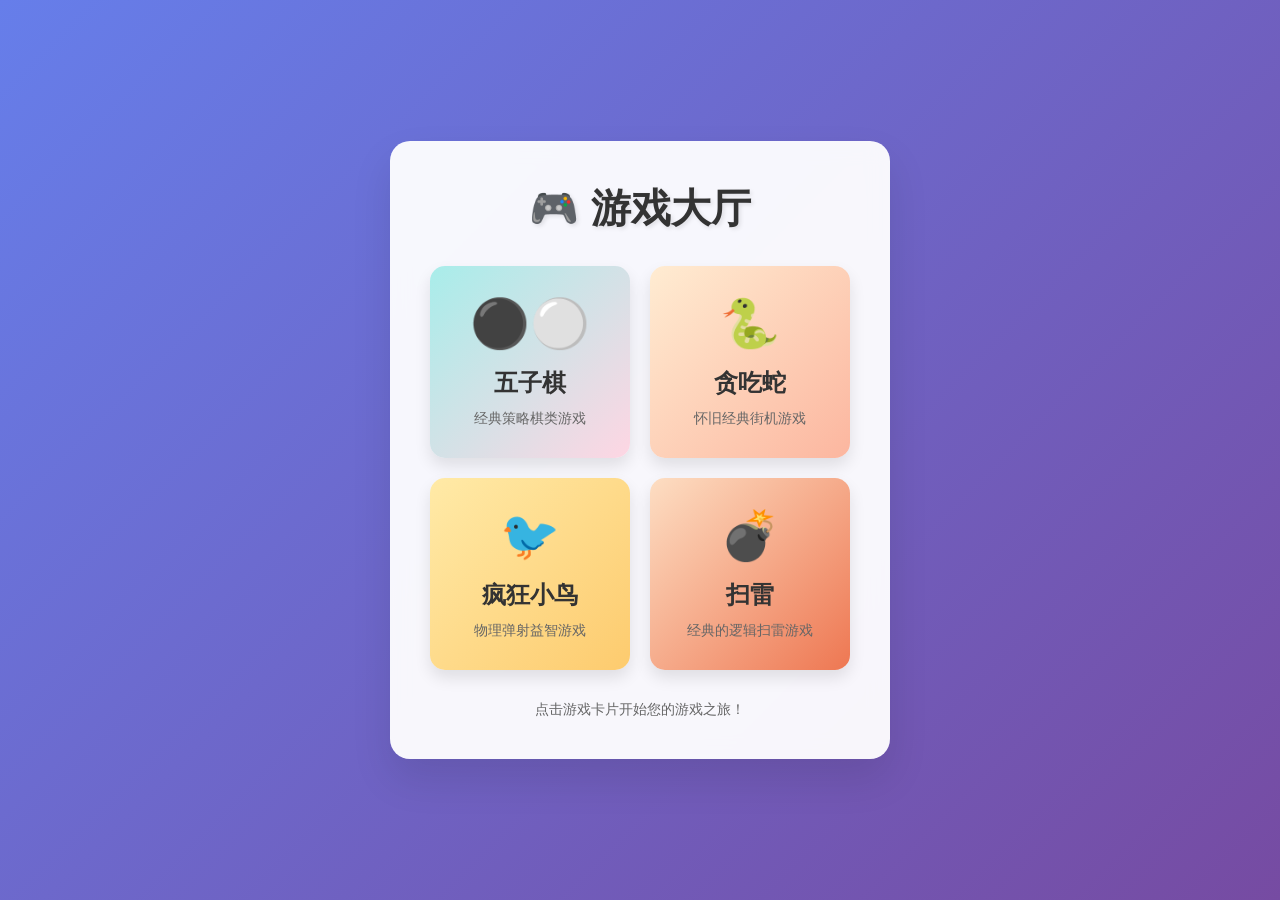
<file: index.html>
<!DOCTYPE html>
<html lang="zh-CN">
<head>
    <meta charset="UTF-8">
    <meta name="viewport" content="width=device-width, initial-scale=1.0">
    <title>游戏大厅</title>
    <style>
        * {
            margin: 0;
            padding: 0;
            box-sizing: border-box;
        }

        body {
            font-family: 'Arial', 'Microsoft YaHei', sans-serif;
            background: linear-gradient(135deg, #667eea 0%, #764ba2 100%);
            min-height: 100vh;
            display: flex;
            align-items: center;
            justify-content: center;
        }

        .game-container {
            background: rgba(255, 255, 255, 0.95);
            border-radius: 20px;
            padding: 40px;
            box-shadow: 0 20px 40px rgba(0, 0, 0, 0.1);
            text-align: center;
            max-width: 500px;
            width: 90%;
            backdrop-filter: blur(10px);
        }

        h1 {
            color: #333;
            margin-bottom: 30px;
            font-size: 2.5em;
            text-shadow: 2px 2px 4px rgba(0, 0, 0, 0.1);
        }

        .games-grid {
            display: grid;
            grid-template-columns: 1fr;
            gap: 20px;
        }

        @media (min-width: 768px) {
            .games-grid {
                grid-template-columns: repeat(2, 1fr);
            }
        }

        .game-card {
            background: linear-gradient(135deg, #ffecd2 0%, #fcb69f 100%);
            border-radius: 15px;
            padding: 30px 20px;
            text-decoration: none;
            color: inherit;
            transition: all 0.3s ease;
            box-shadow: 0 8px 16px rgba(0, 0, 0, 0.1);
            position: relative;
            overflow: hidden;
        }

        .game-card::before {
            content: '';
            position: absolute;
            top: 0;
            left: 0;
            right: 0;
            bottom: 0;
            background: linear-gradient(135deg, #ff8a00 0%, #da1b60 100%);
            opacity: 0;
            transition: opacity 0.3s ease;
            z-index: 1;
        }

        .game-card:hover {
            transform: translateY(-5px);
            box-shadow: 0 15px 30px rgba(0, 0, 0, 0.2);
        }

        .game-card:hover::before {
            opacity: 0.1;
        }

        .game-icon {
            font-size: 3em;
            margin-bottom: 15px;
            display: block;
        }

        .game-title {
            font-size: 1.5em;
            font-weight: bold;
            color: #333;
            margin-bottom: 10px;
            position: relative;
            z-index: 2;
        }

        .game-description {
            font-size: 0.9em;
            color: #666;
            position: relative;
            z-index: 2;
        }

        .wuziqi {
            background: linear-gradient(135deg, #a8edea 0%, #fed6e3 100%);
        }

        .snake {
            background: linear-gradient(135deg, #ffecd2 0%, #fcb69f 100%);
        }

        .bird {
            background: linear-gradient(135deg, #FFEAA7 0%, #FDCB6E 100%);
        }

        .mine {
            background: linear-gradient(135deg, #fddec3 0%, #ee7752 100%);
        }

        .footer {
            margin-top: 30px;
            color: #666;
            font-size: 0.9em;
        }
    </style>
</head>
<body>
    <div class="game-container">
        <h1>🎮 游戏大厅</h1>
        <div class="games-grid">
            <a href="./wuziqi/index.html" class="game-card wuziqi">
                <span class="game-icon">⚫⚪</span>
                <h2 class="game-title">五子棋</h2>
                <p class="game-description">经典策略棋类游戏</p>
            </a>
            <a href="./snake/index.html" class="game-card snake">
                <span class="game-icon">🐍</span>
                <h2 class="game-title">贪吃蛇</h2>
                <p class="game-description">怀旧经典街机游戏</p>
            </a>
            <a href="./bird/index.html" class="game-card bird">
                <span class="game-icon">🐦</span>
                <h2 class="game-title">疯狂小鸟</h2>
                <p class="game-description">物理弹射益智游戏</p>
            </a>
            <a href="./mine/index.html" class="game-card mine">
                <span class="game-icon">💣</span>
                <h2 class="game-title">扫雷</h2>
                <p class="game-description">经典的逻辑扫雷游戏</p>
            </a>
        </div>
        <div class="footer">
            <p>点击游戏卡片开始您的游戏之旅！</p>
        </div>
    </div>
</body>
</html>
</file>
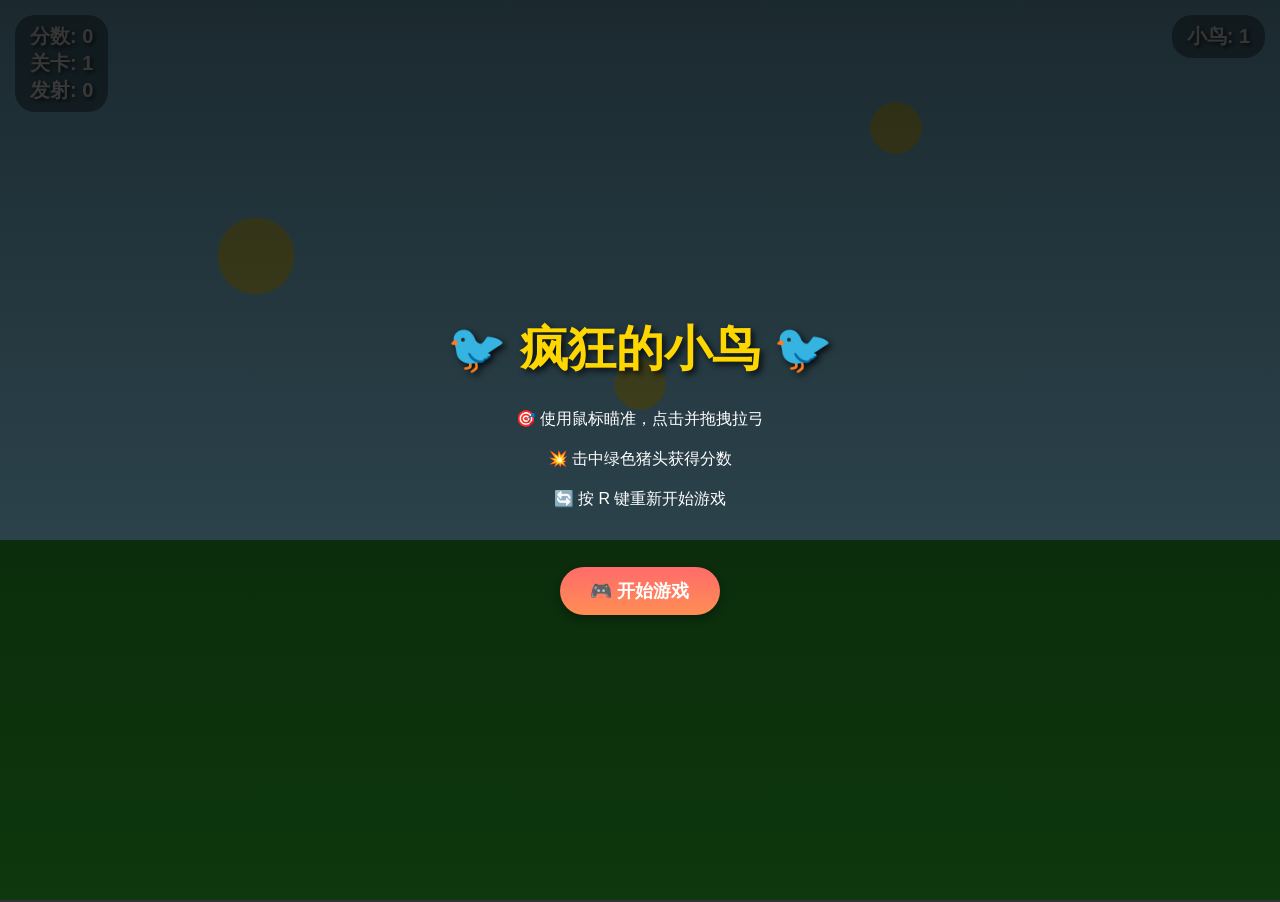
<file: bird/index.html>
<!DOCTYPE html>
<html lang="zh-CN">
<head>
    <meta charset="UTF-8">
    <meta name="viewport" content="width=device-width, initial-scale=1.0">
    <title>疯狂的小鸟</title>
    <style>
        body {
            margin: 0;
            padding: 0;
            background-color: #87CEEB;
            font-family: Arial, sans-serif;
            overflow: hidden;
        }

        #gameContainer {
            position: relative;
            width: 100vw;
            height: 100vh;
            display: flex;
            justify-content: center;
            align-items: center;
        }

        #gameCanvas {
            border: 2px solid #333;
            background: linear-gradient(to bottom, #87CEEB 60%, #228B22 60%);
            width: 100%;
            height: 100%;
        }

        #gameUI {
            position: absolute;
            top: 15px;
            left: 15px;
            color: white;
            font-size: 20px;
            text-shadow: 2px 2px 4px rgba(0,0,0,0.7);
            background: rgba(0, 0, 0, 0.4);
            padding: 8px 15px;
            border-radius: 20px;
            font-weight: bold;
        }

        #startScreen {
            position: absolute;
            top: 0;
            left: 0;
            width: 100%;
            height: 100%;
            background: linear-gradient(rgba(0,0,0,0.8), rgba(0,0,0,0.6)), url('data:image/svg+xml;utf8,<svg xmlns="http://www.w3.org/2000/svg" width="100" height="100" viewBox="0 0 100 100"><circle cx="20" cy="20" r="3" fill="%23FFD700" opacity="0.6"/><circle cx="50" cy="30" r="2" fill="%23FFD700" opacity="0.6"/><circle cx="70" cy="10" r="2" fill="%23FFD700" opacity="0.6"/></svg>');
            background-size: cover;
            display: flex;
            flex-direction: column;
            justify-content: center;
            align-items: center;
            color: white;
            z-index: 10;
            text-align: center;
        }

        #startScreen h1 {
            font-size: 3em;
            margin-bottom: 10px;
            color: #FFD700;
            text-shadow: 3px 3px 6px rgba(0,0,0,0.8);
        }

        #startButton {
            margin-top: 20px;
            padding: 12px 30px;
            font-size: 18px;
            background: linear-gradient(to bottom, #FF6B6B, #FF8E53);
            color: white;
            border: none;
            border-radius: 25px;
            cursor: pointer;
            font-weight: bold;
            box-shadow: 0 4px 8px rgba(0,0,0,0.3);
            transition: all 0.2s ease;
        }

        #startButton:hover {
            transform: scale(1.05);
            box-shadow: 0 6px 12px rgba(0,0,0,0.4);
            background: linear-gradient(to bottom, #FF7B7B, #FF9E63);
        }

        #instructions {
            text-align: center;
            margin-bottom: 20px;
            line-height: 1.5;
            font-size: 16px;
            max-width: 80%;
        }

        .bird-counter {
            position: absolute;
            top: 15px;
            right: 15px;
            color: white;
            font-size: 20px;
            text-shadow: 2px 2px 4px rgba(0,0,0,0.7);
            background: rgba(0, 0, 0, 0.4);
            padding: 8px 15px;
            border-radius: 20px;
            font-weight: bold;
        }
    </style>
</head>
<body>
    <div id="gameContainer">
        <canvas id="gameCanvas"></canvas>
        <div id="gameUI">
            <div>分数: <span id="score">0</span></div>
            <div>关卡: <span id="level">1</span></div>
            <div>发射: <span id="shots">0</span></div>
        </div>
        <div class="bird-counter">
            小鸟: <span id="birdCount">1</span>
        </div>
        <div id="startScreen">
            <h1>🐦 疯狂的小鸟 🐦</h1>
            <div id="instructions">
                <p>🎯 使用鼠标瞄准，点击并拖拽拉弓</p>
                <p>💥 击中绿色猪头获得分数</p>
                <p>🔄 按 R 键重新开始游戏</p>
            </div>
            <button id="startButton">🎮 开始游戏</button>
        </div>
    </div>

    <script>
        // 游戏变量
        const canvas = document.getElementById('gameCanvas');
        const ctx = canvas.getContext('2d');
        const scoreElement = document.getElementById('score');
        const levelElement = document.getElementById('level');
        const shotsElement = document.getElementById('shots'); // 发射次数元素
        const startScreen = document.getElementById('startScreen');
        const startButton = document.getElementById('startButton');

        // 全屏设置 - 动态设置canvas尺寸
        function setCanvasSize() {
            canvas.width = window.innerWidth;
            canvas.height = window.innerHeight;
        }

        // 初始设置
        setCanvasSize();

        // 窗口大小改变时重新设置
        window.addEventListener('resize', setCanvasSize);

        let gameRunning = false;
        let score = 0;
        let level = 1;
        let shotsFired = 0; // 发射次数统计
        let birds = [];
        let pigs = [];
        let blocks = [];
        let particles = []; // 添加粒子数组

        // 根据窗口大小调整弹弓位置
        let slingshotX = 150;
        let slingshotY = 400;

        // 全屏适配函数
        function updatePositionsForFullscreen() {
            // 根据比例调整弹弓位置
            const scaleX = canvas.width / 800;
            const scaleY = canvas.height / 600;
            slingshotX = Math.min(150 * scaleX, canvas.width * 0.2);
            slingshotY = Math.max(400 * scaleY, canvas.height * 0.6);
        }

        updatePositionsForFullscreen();

        let currentBird = null;
        let trajectory = [];
        let mouseDown = false;
        let mouseX = 0;
        let mouseY = 0;

        // 鸟类
        class Bird {
            constructor(x, y) {
                this.x = x;
                this.y = y;
                this.radius = 15;
                this.vx = 0;
                this.vy = 0;
                this.launched = false;
                this.active = true;
                this.lastActive = true; // 用于跟踪状态变化
            }

            draw() {
                ctx.beginPath();
                ctx.arc(this.x, this.y, this.radius, 0, Math.PI * 2);
                // 渐变填充让小鸟更立体
                const gradient = ctx.createRadialGradient(
                    this.x - 5, this.y - 5, 1,
                    this.x, this.y, this.radius
                );
                gradient.addColorStop(0, '#FFFF99');
                gradient.addColorStop(1, '#FFD700');
                ctx.fillStyle = gradient;
                ctx.fill();
                ctx.strokeStyle = '#FFA500';
                ctx.lineWidth = 2;
                ctx.stroke();

                // 画眼睛
                ctx.beginPath();
                ctx.arc(this.x + 8, this.y - 5, 3, 0, Math.PI * 2);
                ctx.fillStyle = 'black';
                ctx.fill();

                // 画翅膀
                ctx.beginPath();
                ctx.ellipse(this.x - 5, this.y + 3, 8, 4, Math.PI/4, 0, Math.PI * 2);
                ctx.fillStyle = '#FFA500';
                ctx.fill();
            }

            update() {
                if (!this.launched) return;

                this.x += this.vx;
                this.y += this.vy;
                this.vy += 0.3; // 降低重力使物理更自然

                // 边界检测 - 小鸟离开画布的任意一边都应该被标记为非活跃
                if (this.x < -this.radius || this.x > canvas.width + this.radius ||
                    this.y > canvas.height + this.radius) {
                    this.active = false;
                    return;
                }

                // 边界检测 - 限制水平移动
                if (this.x < this.radius) {
                    this.x = this.radius;
                    this.vx *= -0.6; // 反弹并减少能量
                } else if (this.x > canvas.width - this.radius) {
                    this.x = canvas.width - this.radius;
                    this.vx *= -0.6;
                }

                // 地面碰撞
                if (this.y > canvas.height - this.radius) {
                    this.y = canvas.height - this.radius;
                    this.vy *= -0.4; // 垂直反弹
                    this.vx *= 0.8;  // 水平阻力

                    // 如果速度很小，标记为非活跃
                    if (Math.abs(this.vy) < 0.5 && Math.abs(this.vx) < 0.5) {
                        this.active = false;
                    }
                }
            }
        }

        // 猪类
        class Pig {
            constructor(x, y) {
                this.x = x;
                this.y = y;
                this.radius = 20;
                this.health = 1;
                this.active = true;
            }

            draw() {
                // 猪的身体
                ctx.beginPath();
                ctx.arc(this.x, this.y, this.radius, 0, Math.PI * 2);
                const gradient = ctx.createRadialGradient(
                    this.x - 5, this.y - 5, 1,
                    this.x, this.y, this.radius
                );
                gradient.addColorStop(0, '#7FFF00');
                gradient.addColorStop(1, '#32CD32');
                ctx.fillStyle = gradient;
                ctx.fill();
                ctx.strokeStyle = '#228B22';
                ctx.lineWidth = 2;
                ctx.stroke();

                // 猪鼻子
                ctx.beginPath();
                ctx.arc(this.x, this.y + 3, 8, 0, Math.PI * 2);
                ctx.fillStyle = '#FFB6C1';
                ctx.fill();
                ctx.stroke();

                // 鼻孔
                ctx.beginPath();
                ctx.arc(this.x - 3, this.y + 3, 2, 0, Math.PI * 2);
                ctx.arc(this.x + 3, this.y + 3, 2, 0, Math.PI * 2);
                ctx.fillStyle = '#FF69B4';
                ctx.fill();

                // 眼睛
                ctx.beginPath();
                ctx.arc(this.x - 7, this.y - 5, 4, 0, Math.PI * 2);
                ctx.arc(this.x + 7, this.y - 5, 4, 0, Math.PI * 2);
                ctx.fillStyle = 'white';
                ctx.fill();

                ctx.beginPath();
                ctx.arc(this.x - 7, this.y - 5, 2, 0, Math.PI * 2);
                ctx.arc(this.x + 7, this.y - 5, 2, 0, Math.PI * 2);
                ctx.fillStyle = 'black';
                ctx.fill();
            }

            checkCollision(bird) {
                const dx = this.x - bird.x;
                const dy = this.y - bird.y;
                const distance = Math.sqrt(dx * dx + dy * dy);

                if (distance < this.radius + bird.radius) {
                    this.health--;
                    // 添加撞击特效
                    createParticles(bird.x, bird.y, '#32CD32');
                    if (this.health <= 0) {
                        this.active = false;
                        score += 100;
                        scoreElement.textContent = score; // 确保分数立即更新显示
                    }
                    return true;
                }
                return false;
            }
        }

        // 方块类
        class Block {
            constructor(x, y, width, height) {
                this.x = x;
                this.y = y;
                this.width = width;
                this.height = height;
                this.health = 2;
                this.active = true;
            }

            draw() {
                ctx.fillStyle = '#8B4513';
                ctx.fillRect(this.x, this.y, this.width, this.height);
                ctx.strokeStyle = '#654321';
                ctx.lineWidth = 2;
                ctx.strokeRect(this.x, this.y, this.width, this.height);
            }

            checkCollision(bird) {
                if (bird.x + bird.radius > this.x &&
                    bird.x - bird.radius < this.x + this.width &&
                    bird.y + bird.radius > this.y &&
                    bird.y - bird.radius < this.y + this.height) {

                    // 简单碰撞响应
                    const centerX = this.x + this.width / 2;
                    const centerY = this.y + this.height / 2;
                    const dx = bird.x - centerX;
                    const dy = bird.y - centerY;

                    if (Math.abs(dx) > Math.abs(dy)) {
                        bird.vx *= -0.4;
                    } else {
                        bird.vy *= -0.4;
                    }

                    this.health--;
                    // 添加撞击特效
                    createParticles(bird.x, bird.y, '#8B4513');
                    if (this.health <= 0) {
                        this.active = false;
                        score += 50;
                        scoreElement.textContent = score; // 确保分数立即更新显示
                    }
                    return true;
                }
                return false;
            }
        }

        // 计算轨迹
        function calculateTrajectory(startX, startY, velX, velY) {
            const points = [];
            let x = startX;
            let y = startY;
            let vx = velX;
            let vy = velY;

            for (let i = 0; i < 50; i++) {
                x += vx;
                y += vy;
                vy += 0.3; // 保持一致的重力值

                points.push({x: x, y: y});

                if (y > canvas.height) break;
            }

            return points;
        }

        // 小鸟计数元素
        const birdCountElement = document.getElementById('birdCount');

        // 初始化游戏
        function initGame() {
            birds = [];
            pigs = [];
            blocks = [];
            shotsFired = 0; // 重置发射次数

            scoreElement.textContent = score; // 确保显示当前分数
            levelElement.textContent = level; // 确保显示当前关卡
            shotsElement.textContent = shotsFired; // 确保显示发射次数

            // 创建初始小鸟
            const initialBird = new Bird(slingshotX, slingshotY);
            birds.push(initialBird);
            currentBird = initialBird;
            birdCountElement.textContent = birds.length;

            // 根据关卡生成不同布局
            generateLevel();
        }

        // 生成关卡布局 - 调整坐标以适应全屏
        function generateLevel() {
            // 清除现有敌人和障碍
            pigs = [];
            blocks = [];

            // 计算合适的比例因子
            const scaleWidth = canvas.width / 800;
            const scaleHeight = canvas.height / 600;

            // 关卡1
            if (level === 1) {
                // 创建一些猪
                pigs.push(new Pig(600 * scaleWidth, (canvas.height - 150) * 0.8));
                pigs.push(new Pig(650 * scaleWidth, (canvas.height - 150) * 0.8));
                pigs.push(new Pig(625 * scaleWidth, (canvas.height - 200) * 0.8));

                // 创建一些方块作为障碍物
                blocks.push(new Block(580 * scaleWidth, (canvas.height - 200) * 0.8, 40 * scaleWidth, 80 * scaleHeight));
                blocks.push(new Block(640 * scaleWidth, (canvas.height - 200) * 0.8, 40 * scaleWidth, 80 * scaleHeight));
                blocks.push(new Block(600 * scaleWidth, (canvas.height - 250) * 0.8, 80 * scaleWidth, 20 * scaleHeight));
            }
            // 关卡2
            else if (level === 2) {
                pigs.push(new Pig(600 * scaleWidth, (canvas.height - 150) * 0.8));
                pigs.push(new Pig(630 * scaleWidth, (canvas.height - 150) * 0.8));
                pigs.push(new Pig(660 * scaleWidth, (canvas.height - 150) * 0.8));
                pigs.push(new Pig(630 * scaleWidth, (canvas.height - 200) * 0.8));

                blocks.push(new Block(580 * scaleWidth, (canvas.height - 200) * 0.8, 30 * scaleWidth, 80 * scaleHeight));
                blocks.push(new Block(670 * scaleWidth, (canvas.height - 200) * 0.8, 30 * scaleWidth, 80 * scaleHeight));
                blocks.push(new Block(600 * scaleWidth, (canvas.height - 250) * 0.8, 100 * scaleWidth, 20 * scaleHeight));
                blocks.push(new Block(610 * scaleWidth, (canvas.height - 300) * 0.8, 40 * scaleWidth, 20 * scaleHeight));
            }
            // 关卡3及以上
            else {
                // 随着关卡增加，难度递增
                const pigsToAdd = Math.min(level, 6); // 最多6只猪
                for (let i = 0; i < pigsToAdd; i++) {
                    const x = (580 + (i % 3) * 40) * scaleWidth;
                    const y = (canvas.height - (250 - Math.floor(i / 3) * 50)) * 0.8;
                    pigs.push(new Pig(x, y));
                }

                // 添加更多方块
                const blocksToAdd = Math.min(Math.floor(level / 2) + 3, 8); // 随着关卡增加方块数
                for (let i = 0; i < blocksToAdd; i++) {
                    const x = (550 + (i % 4) * 50) * scaleWidth;
                    const y = (canvas.height - (300 - (i % 2) * 50)) * 0.8;
                    const width = (30 + (i % 3) * 10) * scaleWidth;
                    const height = (30 + (i % 2) * 20) * scaleHeight;
                    blocks.push(new Block(x, y, width, height));
                }
            }
        }

        // 绘制弹弓
        function drawSlingshot() {
            ctx.strokeStyle = '#8B4513';
            ctx.lineWidth = 8;
            ctx.lineCap = 'round';

            // 左边支臂
            ctx.beginPath();
            ctx.moveTo(slingshotX - 20, slingshotY + 30);
            ctx.lineTo(slingshotX - 20, slingshotY - 50);
            ctx.stroke();

            // 右边支臂
            ctx.beginPath();
            ctx.moveTo(slingshotX + 20, slingshotY + 30);
            ctx.lineTo(slingshotX + 20, slingshotY - 50);
            ctx.stroke();

            // 底座
            ctx.fillStyle = '#654321';
            ctx.fillRect(slingshotX - 30, slingshotY + 30, 60, 20);

            // 橡皮筋
            if (mouseDown && currentBird && !currentBird.launched) {
                ctx.strokeStyle = 'rgba(139, 69, 19, 0.7)';
                ctx.lineWidth = 3;
                ctx.beginPath();
                ctx.moveTo(slingshotX - 15, slingshotY - 20);
                ctx.lineTo(currentBird.x, currentBird.y);
                ctx.stroke();

                ctx.beginPath();
                ctx.moveTo(slingshotX + 15, slingshotY - 20);
                ctx.lineTo(currentBird.x, currentBird.y);
                ctx.stroke();
            }
        }

        // 绘制预估轨迹
        function drawTrajectory(startX, startY, velX, velY) {
            ctx.save();
            ctx.globalAlpha = 0.3;
            ctx.strokeStyle = 'white';
            ctx.lineWidth = 2;
            ctx.setLineDash([5, 5]);

            ctx.beginPath();
            ctx.moveTo(startX, startY);

            let x = startX;
            let y = startY;
            let vx = velX;
            let vy = velY;

            for (let i = 0; i < 50; i++) {
                x += vx;
                y += vy;
                vy += 0.3;

                ctx.lineTo(x, y);

                if (y > canvas.height || x < 0 || x > canvas.width) break;
            }

            ctx.stroke();
            ctx.restore();
        }

        // 游戏主循环
        function gameLoop() {
            if (!gameRunning) return;

            // 清空画布
            ctx.clearRect(0, 0, canvas.width, canvas.height);

            // 绘制背景
            drawBackground();

            // 检查是否需要添加新小鸟（如果当前没有小鸟且还有猪）
            if (birds.length === 0 && pigs.length > 0) {
                const newBird = new Bird(slingshotX, slingshotY);
                birds.push(newBird);
                currentBird = newBird;
                birdCountElement.textContent = birds.length;
            }

            // 更新和绘制小鸟
            for (let i = birds.length - 1; i >= 0; i--) {
                const bird = birds[i];
                bird.update();
                bird.draw();

                // 检查小鸟是否不活跃，无论是在地面还是离开屏幕
                if (!bird.active) {
                    birds.splice(i, 1);
                    birdCountElement.textContent = birds.length;
                }
            }

            // 绘制弹弓
            drawSlingshot();

            // 更新和绘制猪
            for (let i = pigs.length - 1; i >= 0; i--) {
                const pig = pigs[i];
                if (pig.active) {
                    pig.draw();

                    // 检查与所有小鸟的碰撞
                    for (const bird of birds) {
                        if (bird.launched && pig.checkCollision(bird)) {
                            break;
                        }
                    }
                } else {
                    pigs.splice(i, 1);
                }
            }

            // 更新和绘制方块
            for (let i = blocks.length - 1; i >= 0; i--) {
                const block = blocks[i];
                if (block.active) {
                    block.draw();

                    // 检查与所有小鸟的碰撞
                    for (const bird of birds) {
                        if (bird.launched) {
                            block.checkCollision(bird);
                        }
                    }
                } else {
                    blocks.splice(i, 1);
                }
            }

            // 更新和绘制粒子
            updateParticles();

            // 检查胜利条件
            if (pigs.length === 0) {
                // 创建一个胜利显示效果
                setTimeout(() => {
                    level++;
                    levelElement.textContent = level; // 立即更新关卡显示
                    initGame(); // 进入下一关
                }, 1000); // 延迟1秒进入下一关，给用户时间看到胜利
            }

            requestAnimationFrame(gameLoop);
        }

        // 绘制背景
        function drawBackground() {
            // 天空渐变
            const gradient = ctx.createLinearGradient(0, 0, 0, canvas.height);
            gradient.addColorStop(0, '#87CEEB');
            gradient.addColorStop(0.6, '#87CEEB');
            gradient.addColorStop(0.6, '#228B22');
            gradient.addColorStop(1, '#228B22');

            ctx.fillStyle = gradient;
            ctx.fillRect(0, 0, canvas.width, canvas.height);

            // 云朵 - 适配全屏
            ctx.fillStyle = 'rgba(255, 255, 255, 0.8)';
            drawCloud(canvas.width * 0.1, canvas.height * 0.1, canvas.width * 0.05);
            drawCloud(canvas.width * 0.3, canvas.height * 0.08, canvas.width * 0.04);
            drawCloud(canvas.width * 0.6, canvas.height * 0.15, canvas.width * 0.06);

            // 太阳 - 适配全屏
            ctx.beginPath();
            ctx.arc(canvas.width * 0.85, canvas.height * 0.1, Math.min(canvas.width, canvas.height) * 0.05, 0, Math.PI * 2);
            ctx.fillStyle = '#FFD700';
            ctx.fill();
            // 太阳光线
            ctx.strokeStyle = 'rgba(255, 215, 0, 0.3)';
            ctx.lineWidth = 2;
            for (let i = 0; i < 12; i++) {
                const angle = (i * Math.PI / 6);
                ctx.beginPath();
                ctx.moveTo(canvas.width * 0.85 + Math.cos(angle) * Math.min(canvas.width, canvas.height) * 0.06,
                          canvas.height * 0.1 + Math.sin(angle) * Math.min(canvas.width, canvas.height) * 0.06);
                ctx.lineTo(canvas.width * 0.85 + Math.cos(angle) * Math.min(canvas.width, canvas.height) * 0.07,
                          canvas.height * 0.1 + Math.sin(angle) * Math.min(canvas.width, canvas.height) * 0.07);
                ctx.stroke();
            }
        }

        // 绘制云朵 - 支持全屏适配
        function drawCloud(x, y, size) {
            ctx.beginPath();
            ctx.arc(x, y, size, 0, Math.PI * 2);
            ctx.arc(x + size * 0.8, y - size * 0.2, size * 0.8, 0, Math.PI * 2);
            ctx.arc(x + size * 1.5, y, size * 0.9, 0, Math.PI * 2);
            ctx.arc(x + size * 0.8, y + size * 0.2, size * 0.7, 0, Math.PI * 2);
            ctx.fill();
        }

        // 粒子效果
        function createParticles(x, y, color) {
            for (let i = 0; i < 10; i++) {
                const angle = Math.random() * Math.PI * 2;
                const speed = Math.random() * 3 + 1;
                particles.push({
                    x: x,
                    y: y,
                    vx: Math.cos(angle) * speed,
                    vy: Math.sin(angle) * speed,
                    radius: Math.random() * 3 + 1,
                    color: color,
                    life: 30
                });
            }
        }

        // 更新和绘制粒子
        function updateParticles() {
            for (let i = particles.length - 1; i >= 0; i--) {
                const p = particles[i];
                p.x += p.vx;
                p.y += p.vy;
                p.vy += 0.1; // 重力
                p.life--;

                if (p.life <= 0) {
                    particles.splice(i, 1);
                    continue;
                }

                ctx.globalAlpha = p.life / 30;
                ctx.beginPath();
                ctx.arc(p.x, p.y, p.radius, 0, Math.PI * 2);
                ctx.fillStyle = p.color;
                ctx.fill();
            }
            ctx.globalAlpha = 1;
        }

        // 事件监听器
        canvas.addEventListener('mousedown', (e) => {
            if (!currentBird || currentBird.launched) return;

            const rect = canvas.getBoundingClientRect();
            const x = e.clientX - rect.left;
            const y = e.clientY - rect.top;

            const dx = x - currentBird.x;
            const dy = y - currentBird.y;
            const distance = Math.sqrt(dx * dx + dy * dy);

            if (distance < currentBird.radius + 10) {
                mouseDown = true;
            }
        });

        canvas.addEventListener('mousemove', (e) => {
            if (!mouseDown || !currentBird || currentBird.launched) return;

            const rect = canvas.getBoundingClientRect();
            mouseX = e.clientX - rect.left;
            mouseY = e.clientY - rect.top;

            const maxPull = 100;
            const dx = mouseX - slingshotX;
            const dy = mouseY - slingshotY;
            const distance = Math.sqrt(dx * dx + dy * dy);

            if (distance > maxPull) {
                const angle = Math.atan2(dy, dx);
                currentBird.x = slingshotX + Math.cos(angle) * maxPull;
                currentBird.y = slingshotY + Math.sin(angle) * maxPull;
            } else {
                currentBird.x = mouseX;
                currentBird.y = mouseY;
            }
        });

        canvas.addEventListener('mouseup', () => {
            if (!mouseDown || !currentBird || currentBird.launched) return;

            mouseDown = false;

            const dx = currentBird.x - slingshotX;
            const dy = currentBird.y - slingshotY;

            // 计算发射速度
            const power = Math.min(Math.sqrt(dx * dx + dy * dy) * 0.2, 20);
            const angle = Math.atan2(dy, dx);

            currentBird.vx = Math.cos(angle) * power * -1;
            currentBird.vy = Math.sin(angle) * power * -1;
            currentBird.launched = true;

            // 增加发射次数
            shotsFired++;
            shotsElement.textContent = shotsFired;

            // 重置位置到弹射点附近（视觉效果）
            currentBird.x = slingshotX;
            currentBird.y = slingshotY;
        });

        canvas.addEventListener('touchstart', (e) => {
            e.preventDefault();
            const touch = e.touches[0];
            const mouseEvent = new MouseEvent('mousedown', {
                clientX: touch.clientX,
                clientY: touch.clientY
            });
            canvas.dispatchEvent(mouseEvent);
        });

        canvas.addEventListener('touchmove', (e) => {
            e.preventDefault();
            const touch = e.touches[0];
            const mouseEvent = new MouseEvent('mousemove', {
                clientX: touch.clientX,
                clientY: touch.clientY
            });
            canvas.dispatchEvent(mouseEvent);
        });

        canvas.addEventListener('touchend', (e) => {
            e.preventDefault();
            const mouseEvent = new MouseEvent('mouseup');
            canvas.dispatchEvent(mouseEvent);
        });

        // 键盘事件
        document.addEventListener('keydown', (e) => {
            if (e.key === 'r' || e.key === 'R') {
                initGame();
            }
            // 暂停/恢复游戏
            if (e.key === 'p' || e.key === 'P') {
                gameRunning = !gameRunning;
                if (gameRunning) {
                    gameLoop();
                }
            }
        });

        // 开始按钮事件
        startButton.addEventListener('click', () => {
            startScreen.style.display = 'none';
            gameRunning = true;
            shotsFired = 0; // 点击开始时重置发射次数
            shotsElement.textContent = shotsFired;
            initGame();
            gameLoop();
        });

        // 窗口失焦时暂停游戏
        window.addEventListener('blur', () => {
            gameRunning = false;
        });

        // 窗口聚焦时恢复游戏
        window.addEventListener('focus', () => {
            if (!startScreen.style.display || startScreen.style.display === 'none') {
                gameRunning = true;
                if (birds.length > 0 || pigs.length > 0) {
                    gameLoop();
                }
            }
        });
    </script>
</body>
</html>
</file>
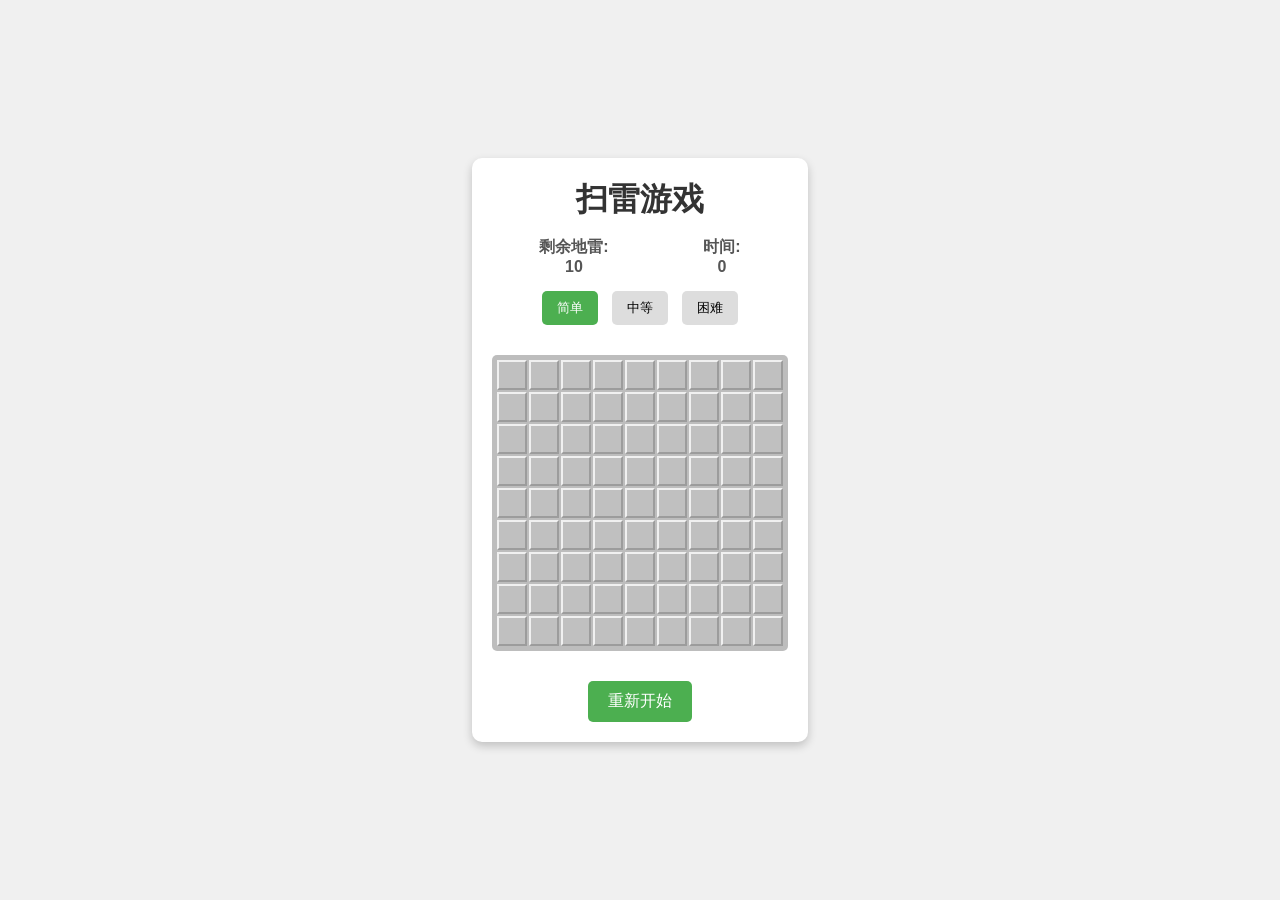
<file: mine/index.html>
<!DOCTYPE html>
<html lang="zh-CN">
<head>
    <meta charset="UTF-8">
    <meta name="viewport" content="width=device-width, initial-scale=1.0">
    <title>扫雷游戏</title>
    <link rel="stylesheet" href="style.css">
</head>
<body>
    <div class="game-container">
        <h1>扫雷游戏</h1>
        <div class="game-info">
            <div class="info-item">
                <span>剩余地雷:</span>
                <span id="mine-count">10</span>
            </div>
            <div class="info-item">
                <span>时间:</span>
                <span id="timer">0</span>
            </div>
        </div>
        <div class="difficulty-selector">
            <button id="easy-btn" class="diff-btn active">简单</button>
            <button id="medium-btn" class="diff-btn">中等</button>
            <button id="hard-btn" class="diff-btn">困难</button>
        </div>
        <div class="game-board" id="game-board"></div>
        <div class="game-controls">
            <button id="reset-btn">重新开始</button>
        </div>
        <div id="game-over" class="game-over hidden">
            <div class="game-over-content">
                <h2 id="result-text"></h2>
                <button id="play-again-btn">再玩一次</button>
            </div>
        </div>
    </div>
    <script src="script.js"></script>
</body>
</html>
</file>
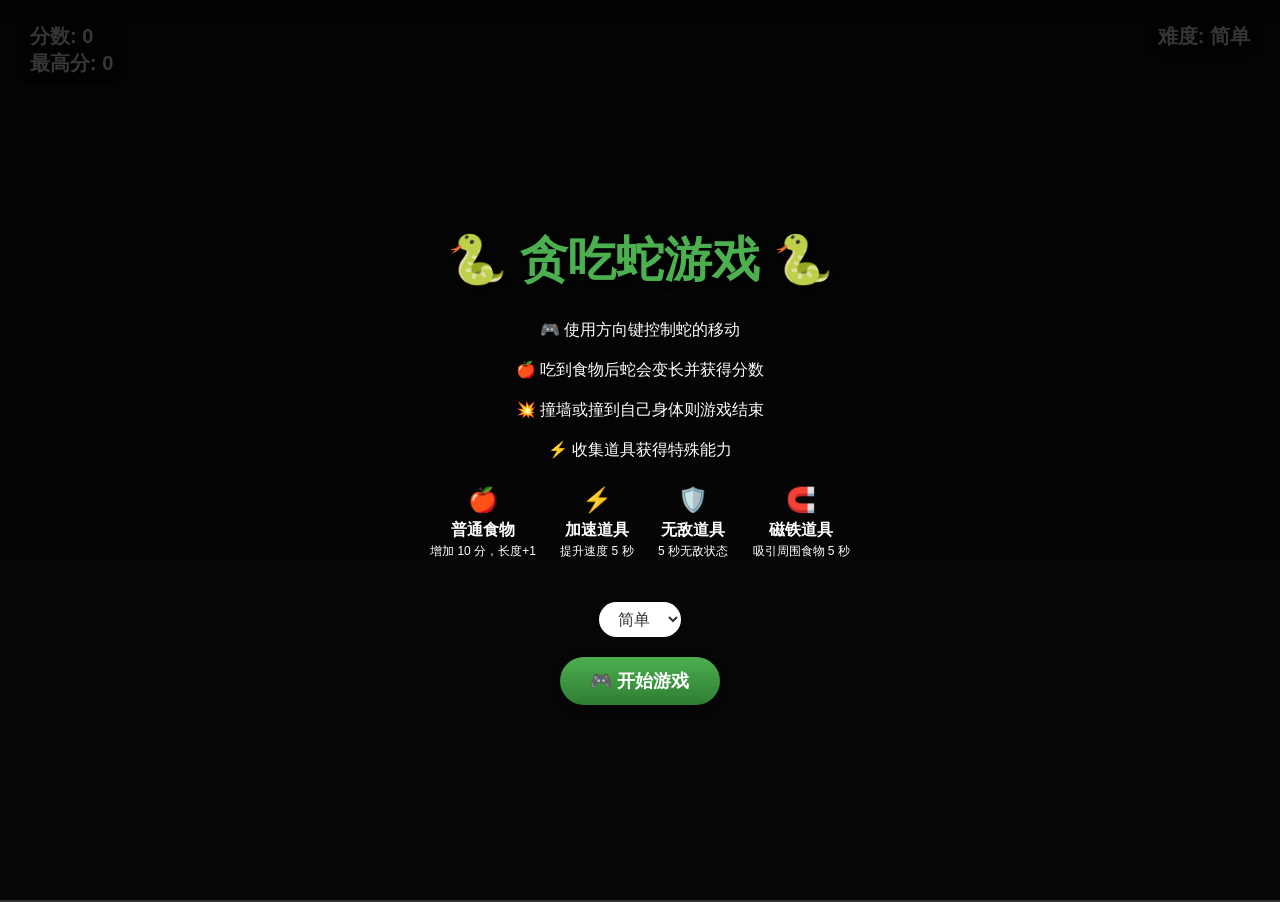
<file: snake/index.html>
<!DOCTYPE html>
<html lang="zh-CN">
<head>
    <meta charset="UTF-8">
    <meta name="viewport" content="width=device-width, initial-scale=1.0">
    <title>贪吃蛇游戏</title>
    <style>
        body {
            margin: 0;
            padding: 0;
            background-color: #1a1a2e;
            font-family: Arial, sans-serif;
            overflow: hidden;
        }

        #gameContainer {
            position: relative;
            width: 100vw;
            height: 100vh;
            display: flex;
            justify-content: center;
            align-items: center;
        }

        #gameCanvas {
            border: 2px solid #333;
            background-color: #111;
            width: 100%;
            height: 100%;
        }

        #gameUI {
            position: absolute;
            top: 15px;
            left: 15px;
            color: white;
            font-size: 20px;
            text-shadow: 2px 2px 4px rgba(0,0,0,0.7);
            background: rgba(0, 0, 0, 0.4);
            padding: 8px 15px;
            border-radius: 20px;
            font-weight: bold;
        }

        #startScreen {
            position: absolute;
            top: 0;
            left: 0;
            width: 100%;
            height: 100%;
            background: linear-gradient(rgba(0,0,0,0.8), rgba(0,0,0,0.6));
            display: flex;
            flex-direction: column;
            justify-content: center;
            align-items: center;
            color: white;
            z-index: 10;
            text-align: center;
        }

        #startScreen h1 {
            font-size: 3em;
            margin-bottom: 10px;
            color: #4CAF50;
            text-shadow: 3px 3px 6px rgba(0,0,0,0.8);
        }

        #startButton {
            margin-top: 20px;
            padding: 12px 30px;
            font-size: 18px;
            background: linear-gradient(to bottom, #4CAF50, #2E7D32);
            color: white;
            border: none;
            border-radius: 25px;
            cursor: pointer;
            font-weight: bold;
            box-shadow: 0 4px 8px rgba(0,0,0,0.3);
            transition: all 0.2s ease;
        }

        #startButton:hover {
            transform: scale(1.05);
            box-shadow: 0 6px 12px rgba(0,0,0,0.4);
            background: linear-gradient(to bottom, #66BB6A, #388E3C);
        }

        #instructions {
            text-align: center;
            margin-bottom: 20px;
            line-height: 1.5;
            font-size: 16px;
            max-width: 80%;
        }

        .snake-info {
            position: absolute;
            top: 15px;
            right: 15px;
            color: white;
            font-size: 20px;
            text-shadow: 2px 2px 4px rgba(0,0,0,0.7);
            background: rgba(0, 0, 0, 0.4);
            padding: 8px 15px;
            border-radius: 20px;
            font-weight: bold;
        }
    </style>
</head>
<body>
    <div id="gameContainer">
        <canvas id="gameCanvas"></canvas>
        <div id="gameUI">
            <div>分数: <span id="score">0</span></div>
            <div>最高分: <span id="high-score">0</span></div>
        </div>
        <div class="snake-info">
            难度: <span id="difficulty-display">简单</span>
        </div>
        <div id="startScreen">
            <h1>🐍 贪吃蛇游戏 🐍</h1>
            <div id="instructions">
                <p>🎮 使用方向键控制蛇的移动</p>
                <p>🍎 吃到食物后蛇会变长并获得分数</p>
                <p>💥 撞墙或撞到自己身体则游戏结束</p>
                <p>⚡ 收集道具获得特殊能力</p>
                <div class="powerup-details" style="margin-top: 20px;">
                    <div class="powerup-detail" style="display: inline-block; margin: 0 10px; text-align: center;">
                        <div style="font-size: 24px;">🍎</div>
                        <div><strong>普通食物</strong></div>
                        <div style="font-size: 12px;">增加 10 分，长度+1</div>
                    </div>
                    <div class="powerup-detail" style="display: inline-block; margin: 0 10px; text-align: center;">
                        <div style="font-size: 24px;">⚡</div>
                        <div><strong>加速道具</strong></div>
                        <div style="font-size: 12px;">提升速度 5 秒</div>
                    </div>
                    <div class="powerup-detail" style="display: inline-block; margin: 0 10px; text-align: center;">
                        <div style="font-size: 24px;">🛡️</div>
                        <div><strong>无敌道具</strong></div>
                        <div style="font-size: 12px;">5 秒无敌状态</div>
                    </div>
                    <div class="powerup-detail" style="display: inline-block; margin: 0 10px; text-align: center;">
                        <div style="font-size: 24px;">🧲</div>
                        <div><strong>磁铁道具</strong></div>
                        <div style="font-size: 12px;">吸引周围食物 5 秒</div>
                    </div>
                </div>
            </div>
            <select id="difficulty" style="margin-top: 20px; padding: 8px 15px; font-size: 16px; border-radius: 20px; border: none; background-color: #fff; color: #333;">
                <option value="easy" selected>简单</option>
                <option value="medium">中等</option>
                <option value="hard">困难</option>
                <option value="expert">专家</option>
            </select>
            <button id="startButton">🎮 开始游戏</button>
        </div>
    </div>

    <script src="script.js"></script>
    <script>
        // 全屏设置 - 动态设置canvas尺寸
        function setCanvasSize() {
            const canvas = document.getElementById('gameCanvas');
            canvas.width = window.innerWidth;
            canvas.height = window.innerHeight;
        }

        // 初始设置
        setCanvasSize();

        // 窗口大小改变时重新设置
        window.addEventListener('resize', setCanvasSize);

        // 在游戏脚本加载后应用这些设置
        document.addEventListener('DOMContentLoaded', function() {
            // 等待游戏初始化完成后再应用全屏设置
            if (typeof initGame !== 'undefined') {
                const originalInitGame = initGame;
                initGame = function() {
                    setCanvasSize();
                    originalInitGame();
                };
            }

            // 更新难度显示
            document.getElementById('difficulty').addEventListener('change', function() {
                document.getElementById('difficulty-display').textContent = this.options[this.selectedIndex].text;
            });
        });
    </script>
</body>
</html>
</file>
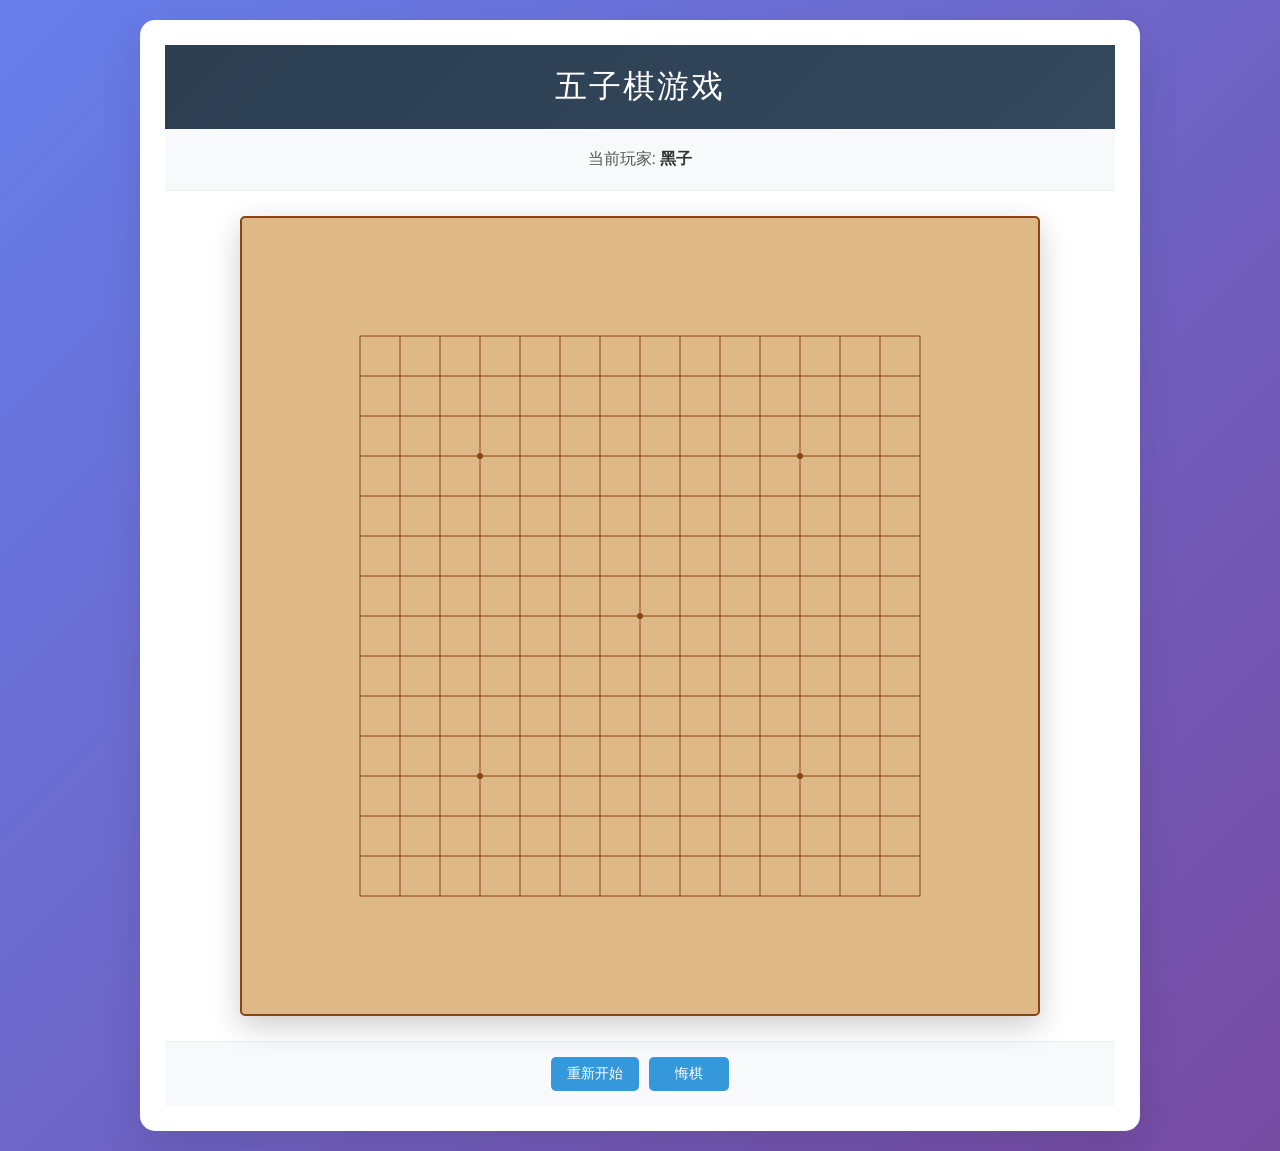
<file: wuziqi/index.html>
<!DOCTYPE html>
<html lang="zh-CN">
<head>
    <meta charset="UTF-8">
    <meta name="viewport" content="width=device-width, initial-scale=1.0">
    <title>五子棋游戏</title>
    <link rel="stylesheet" href="style.css">
</head>
<body>
    <div class="container">
        <header>
            <h1>五子棋游戏</h1>
        </header>

        <div class="game-status">
            <div class="status">
                <p id="current-player">当前玩家: <span class="current"><span class="black">黑子</span><span class="white" style="display:none;">白子</span></span></p>
                <p id="game-result"></p>
            </div>
        </div>

        <div class="game-area">
            <div class="board-container">
                <canvas id="gameBoard" width="450" height="450"></canvas>
            </div>
        </div>

        <div class="controls">
            <button id="restart-btn">重新开始</button>
            <button id="undo-btn">悔棋</button>
        </div>
    </div>

    <script src="script.js"></script>
</body>
</html>
</file>
<file: mine/style.css>
* {
    margin: 0;
    padding: 0;
    box-sizing: border-box;
}

body {
    font-family: Arial, sans-serif;
    background-color: #f0f0f0;
    display: flex;
    justify-content: center;
    align-items: center;
    min-height: 100vh;
    padding: 20px;
}

.game-container {
    background-color: white;
    border-radius: 10px;
    padding: 20px;
    box-shadow: 0 4px 10px rgba(0, 0, 0, 0.2);
    text-align: center;
    width: fit-content;
    max-width: 100%;
    margin: 20px auto;
    overflow-x: auto;
}

h1 {
    color: #333;
    margin-bottom: 15px;
}

.game-info {
    display: flex;
    justify-content: space-around;
    margin-bottom: 15px;
    font-weight: bold;
    color: #555;
}

.info-item {
    display: flex;
    flex-direction: column;
    align-items: center;
}

.difficulty-selector {
    margin-bottom: 15px;
}

.diff-btn {
    padding: 8px 15px;
    margin: 0 5px;
    border: none;
    border-radius: 5px;
    cursor: pointer;
    background-color: #ddd;
    transition: background-color 0.3s;
}

.diff-btn:hover {
    background-color: #ccc;
}

.diff-btn.active {
    background-color: #4CAF50;
    color: white;
}

.game-board {
    display: inline-grid;
    gap: 2px;
    background-color: #bdbdbd;
    padding: 5px;
    border-radius: 5px;
    margin: 15px 0;
    max-width: calc(100vw - 40px);
    overflow-x: auto;
}

.cell {
    width: 30px;
    height: 30px;
    background-color: #c0c0c0;
    border: 2px outset #f0f0f0;
    display: flex;
    justify-content: center;
    align-items: center;
    font-weight: bold;
    cursor: pointer;
    user-select: none;
    font-size: 14px;
}

.cell.revealed {
    border: 1px solid #bdbdbd;
    background-color: #d3d3d3;
}

.cell.mine {
    background-color: #ff6b6b;
}

.cell.flagged::after {
    content: "🚩";
}

.cell[data-value="1"] {
    color: blue;
}

.cell[data-value="2"] {
    color: green;
}

.cell[data-value="3"] {
    color: red;
}

.cell[data-value="4"] {
    color: purple;
}

.cell[data-value="5"] {
    color: maroon;
}

.cell[data-value="6"] {
    color: turquoise;
}

.cell[data-value="7"] {
    color: black;
}

.cell[data-value="8"] {
    color: gray;
}

.cell.mine.revealed::after {
    content: "💣";
}

.game-controls {
    margin-top: 15px;
}

#reset-btn, #play-again-btn {
    padding: 10px 20px;
    background-color: #4CAF50;
    color: white;
    border: none;
    border-radius: 5px;
    cursor: pointer;
    font-size: 16px;
    margin: 0 5px;
}

#reset-btn:hover, #play-again-btn:hover {
    background-color: #45a049;
}

.game-over {
    position: fixed;
    top: 0;
    left: 0;
    width: 100%;
    height: 100%;
    background-color: rgba(0, 0, 0, 0.7);
    display: flex;
    justify-content: center;
    align-items: center;
    z-index: 100;
}

.game-over-content {
    background-color: white;
    padding: 30px;
    border-radius: 10px;
    text-align: center;
    box-shadow: 0 4px 15px rgba(0, 0, 0, 0.3);
}

.game-over h2 {
    margin-bottom: 20px;
    font-size: 24px;
}

.hidden {
    display: none;
}

@media (max-width: 500px) {
    .cell {
        width: 25px;
        height: 25px;
        font-size: 12px;
    }

    .game-container {
        padding: 10px;
    }
}

/* 针对大网格的响应式设计 */
@media (min-width: 501px) {
    .large-grid .cell {
        width: 20px;
        height: 20px;
        font-size: 12px;
    }

    .large-grid .game-board {
        transform: scale(0.9);
        transform-origin: top center;
    }
}
</file>
<file: wuziqi/style.css>
* {
    margin: 0;
    padding: 0;
    box-sizing: border-box;
}

body {
    font-family: 'Arial', sans-serif;
    background: linear-gradient(135deg, #667eea 0%, #764ba2 100%);
    min-height: 100vh;
    display: flex;
    align-items: center;
    justify-content: center;
}

.container {
    background: white;
    border-radius: 15px;
    box-shadow: 0 20px 40px rgba(0,0,0,0.1);
    overflow: hidden;
    max-width: 1000px; /* 显著增加最大宽度 */
    width: 95%; /* 使用95%的宽度，留一些边距 */
    margin: 20px auto;
    padding: 25px;
}

header {
    background: linear-gradient(135deg, #2c3e50 0%, #34495e 100%);
    color: white;
    text-align: center;
    padding: 20px;
}

header h1 {
    font-size: 2rem;
    font-weight: 300;
    letter-spacing: 2px;
}

.game-status {
    padding: 15px 20px;
    background: #f8f9fa;
    border-bottom: 1px solid #eee;
    text-align: center;
}

.status p {
    margin: 5px 0;
    color: #555;
}

.current-player {
    margin-bottom: 5px;
}

.black {
    color: #333;
    font-weight: bold;
}

.white {
    color: #666;
    font-weight: bold;
}

#game-result {
    color: #e74c3c;
    font-weight: bold;
}

.game-area {
    display: flex;
    justify-content: center;
    padding: 25px; /* 增加内边距 */
}

.board-container {
    display: flex;
    align-items: center;
    justify-content: center;
    width: 100%;
    margin: 0 auto;
}

#gameBoard {
    width: 100%;
    height: 100%;
    max-width: 800px; /* 增加最大宽度 */
    min-width: 250px; /* 减少最小宽度 */
    border: 2px solid #8B4513;
    background: #DEB887;
    border-radius: 5px;
    box-shadow: 0 10px 30px rgba(0,0,0,0.2);
    object-fit: contain;
}

.controls {
    display: flex;
    justify-content: center;
    gap: 10px;
    padding: 15px 20px;
    background: #f8f9fa;
    border-top: 1px solid #eee;
}

button {
    padding: 8px 16px;
    border: none;
    border-radius: 5px;
    background: #3498db;
    color: white;
    font-size: 14px;
    cursor: pointer;
    transition: background 0.3s ease;
    min-width: 80px;
}

button:hover {
    background: #2980b9;
}

button:disabled {
    background: #bdc3c7;
    cursor: not-allowed;
}

.notification {
    position: fixed;
    top: 20px;
    left: 50%;
    transform: translateX(-50%);
    background: #2ecc71;
    color: white;
    padding: 10px 20px;
    border-radius: 5px;
    box-shadow: 0 5px 15px rgba(0,0,0,0.2);
    z-index: 1000;
    opacity: 0;
    transition: opacity 0.3s ease;
}

.notification.show {
    opacity: 1;
}
</file>
